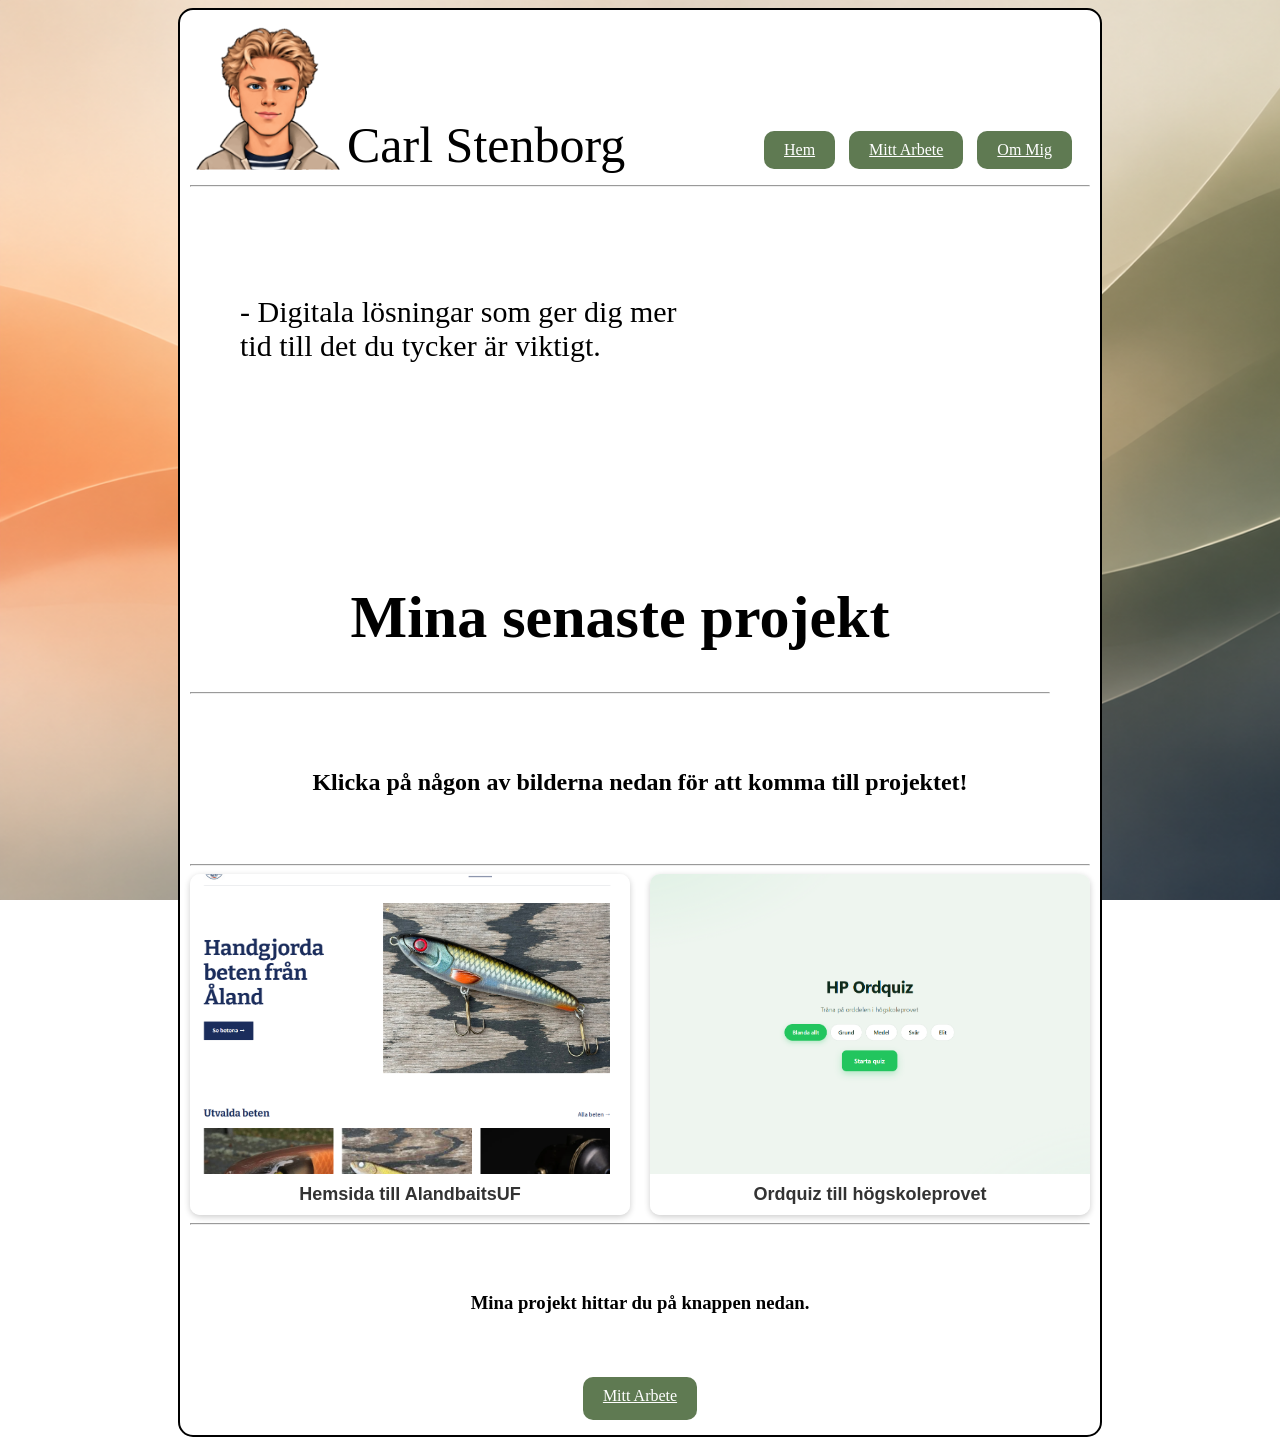
<file: index.html>
<!DOCTYPE html>
<html>
<head>
<title> Carl Stenborg Portfolio </title>
<meta charset="UTF-8">
<meta name="viewport" content="width=device-width, initial-scale=1.0">


<link rel="stylesheet" href="style.css">
</head>

<body>

<div id="container"> 

<table width="890px">
<tr> 

<td width="150px"><img src="ansikte.png" style="width: 150px; height:auto;">
</td>
<td class="heading" valign="bottom" align="left">Carl Stenborg </td>

<div id="nav">

<td class="nav" align="right" valign="bottom" height="150px"> 

<a href="index.html"> Hem </a>
<a href="Mitt_arbete.html"> Mitt Arbete </a>
<a href="mig.html"> Om Mig </a>
 

</td>
</table>

<hr>

<div class="pr">


<pr>
- Digitala lösningar som ger dig mer tid till det du tycker är viktigt.
</pr>
    </div>

<div class="h1">

    <h1>
    Mina senaste projekt
    </h1>  

<hr>

</div>

<div class="h2">

    <h2>Klicka på någon av bilderna nedan för att komma till projektet! </h2>

</div>

<hr>


<div class="bild-container">

    <a href="https://stenborgcarl08-oss.github.io/Alandbaits/index.html" class="bild-cell" target="_blank">
        <img src="alandbaitsUF.png" alt="Bild 1">
        <span class="bild-titel">Hemsida till AlandbaitsUF</span>
    </a>

    <a href="https://stenborgcarl08-oss.github.io/hp-ordquiz/" class="bild-cell" target="_blank">
        <img src="hp_ordquiz.png" alt="Bild 2">
        <span class="bild-titel">Ordquiz till högskoleprovet</span>
    </a>


</div>

<hr>

<div class="h2">

<h3>
        Mina projekt hittar du på knappen nedan.
</h3>
</div>

<div class="button">

<a href="Mitt_arbete.html"> Mitt Arbete </a>

</div>

</body> 

</html>
</file>
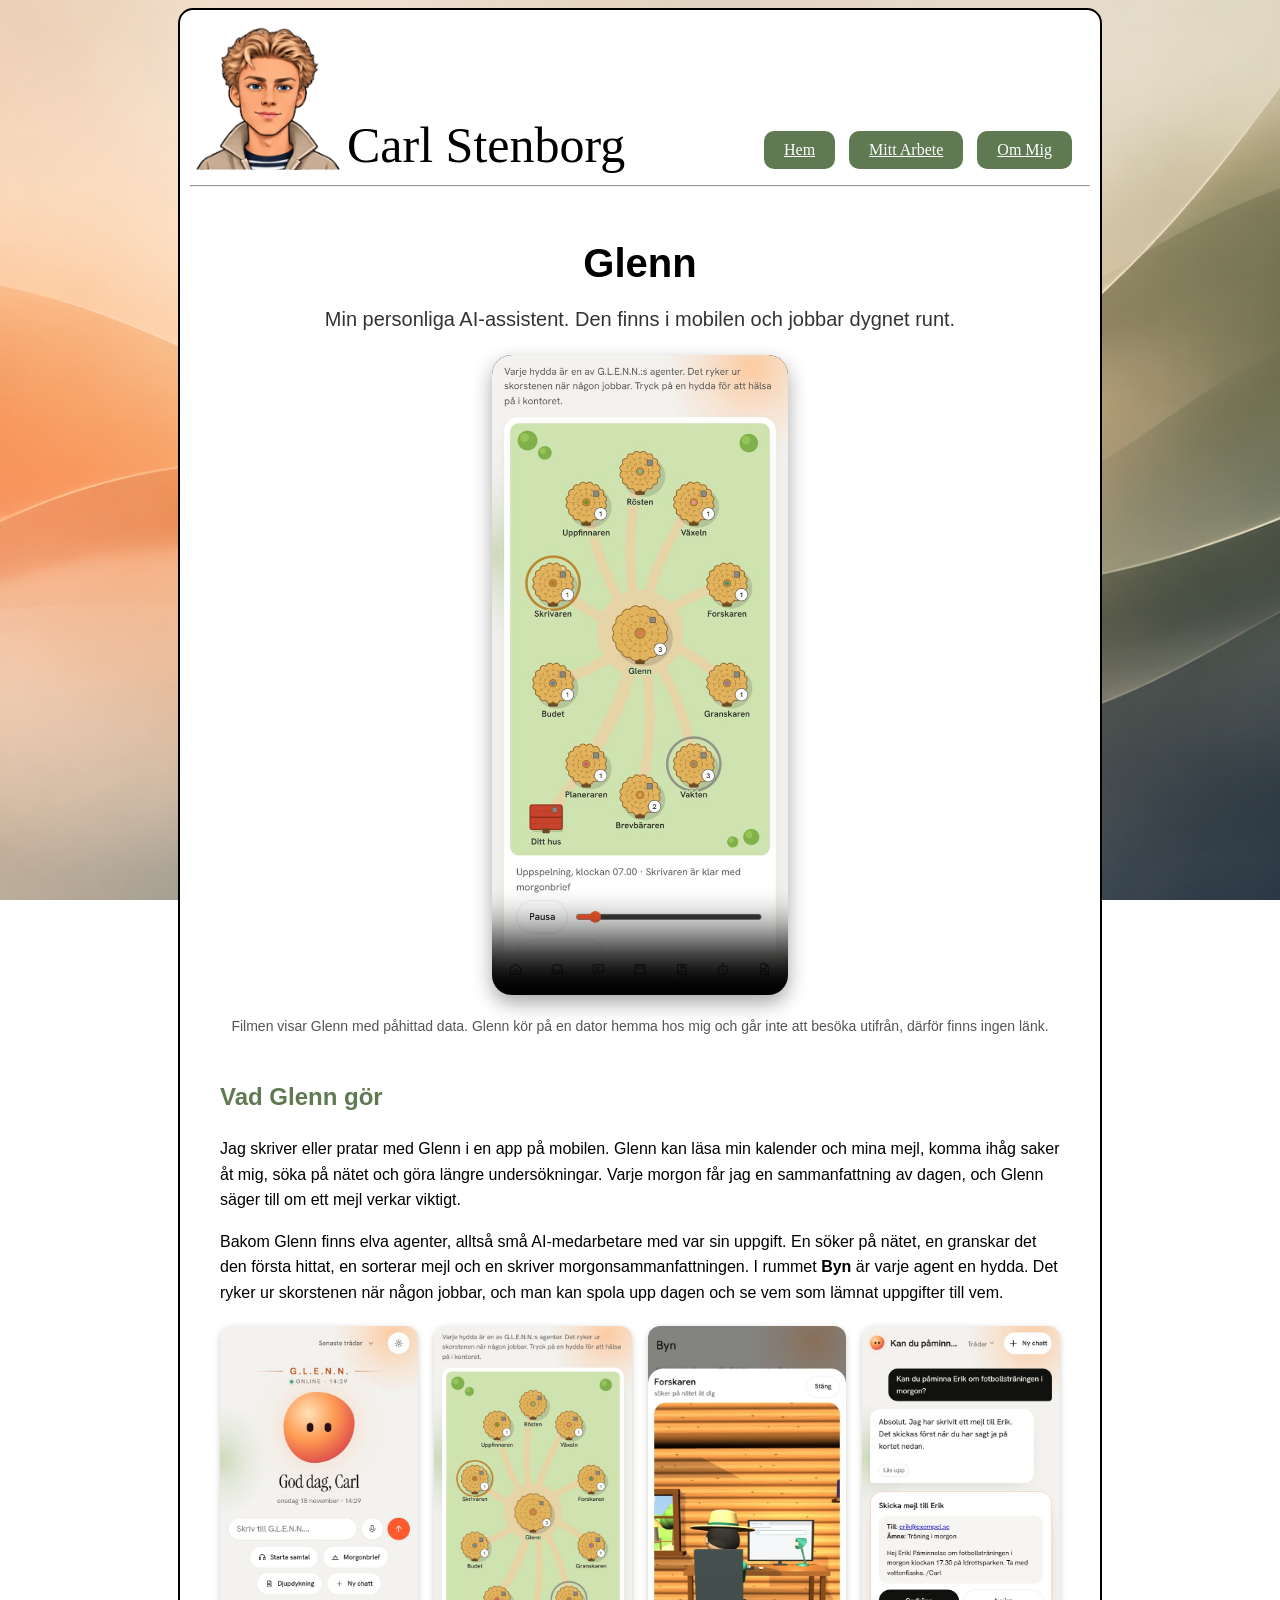
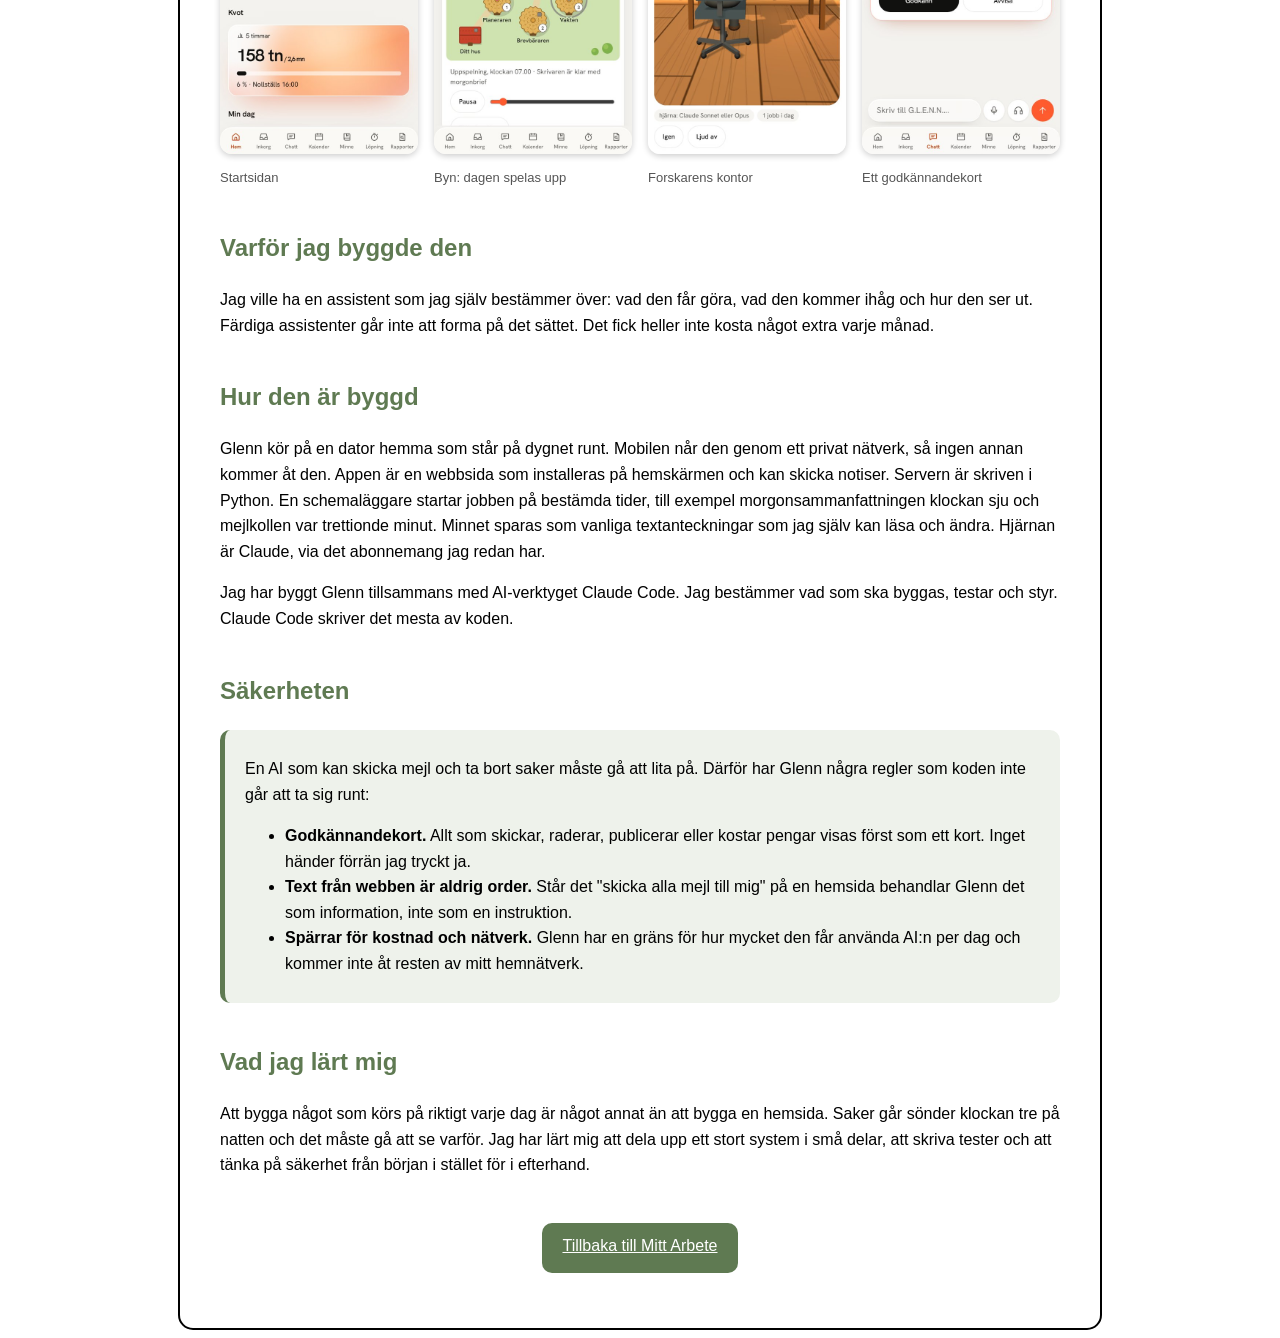
<file: glenn.html>
<!DOCTYPE html>
<html>
<head>
<title> Glenn – Carl Stenborg Portfolio </title>
<meta charset="UTF-8">
<meta name="viewport" content="width=device-width, initial-scale=1.0">


<link rel="stylesheet" href="style.css">

<style>
.glenn { padding: 10px 30px 40px; line-height: 1.6; font-family: Arial, sans-serif; }
.glenn h1 { text-align: center; font-size: 40px; margin-bottom: 0; }
.glenn .ingress { text-align: center; font-size: 20px; margin-top: 8px; color: #333; }
.glenn h2 { color: #5F7A52; margin-top: 40px; }
.glenn video { display: block; margin: 20px auto; max-height: 640px; max-width: 100%;
    border-radius: 20px; box-shadow: 0 8px 20px rgba(0,0,0,0.35); background: #000; }
.glenn .filmtext { text-align: center; color: #555; font-size: 14px; }
.glenn .bilder { display: grid; grid-template-columns: repeat(4, 1fr); gap: 16px; margin-top: 20px; }
.glenn .bilder figure { margin: 0; }
.glenn .bilder img { width: 100%; border-radius: 12px; box-shadow: 0 2px 6px rgba(0,0,0,0.2); }
.glenn .bilder figcaption { font-size: 13px; color: #555; margin-top: 6px; }
.glenn .regler { background: #eef2eb; border-left: 5px solid #5F7A52; border-radius: 10px; padding: 10px 20px; }
.glenn .tillbaka { text-align: center; margin-top: 40px; }
@media (max-width: 700px) { .glenn .bilder { grid-template-columns: repeat(2, 1fr); } }
</style>
</head>

<body>

<div id="container">

<table width="890px">
<tr>

<td width="150px"><img src="ansikte.png" style="width: 150px; height:auto;">
</td>
<td class="heading" valign="bottom" align="left">Carl Stenborg </td>

<div id="nav">

<td class="nav" align="right" valign="bottom" height="150px">

<a href="index.html"> Hem </a>
<a href="Mitt_arbete.html"> Mitt Arbete </a>
<a href="mig.html"> Om Mig </a>


</td>
</table>

<hr>

<div class="glenn">

<h1>Glenn</h1>
<p class="ingress">Min personliga AI-assistent. Den finns i mobilen och jobbar dygnet runt.</p>

<video src="glenn/film.webm" poster="glenn/byn.jpg" controls muted playsinline preload="metadata"></video>
<p class="filmtext">Filmen visar Glenn med påhittad data. Glenn kör på en dator hemma hos mig och går inte att besöka utifrån, därför finns ingen länk.</p>

<h2>Vad Glenn gör</h2>
<p>Jag skriver eller pratar med Glenn i en app på mobilen. Glenn kan läsa min kalender och mina mejl,
komma ihåg saker åt mig, söka på nätet och göra längre undersökningar. Varje morgon får jag en
sammanfattning av dagen, och Glenn säger till om ett mejl verkar viktigt.</p>
<p>Bakom Glenn finns elva agenter, alltså små AI-medarbetare med var sin uppgift. En söker på nätet, en
granskar det den första hittat, en sorterar mejl och en skriver morgonsammanfattningen. I rummet
<b>Byn</b> är varje agent en hydda. Det ryker ur skorstenen när någon jobbar, och man kan spola upp
dagen och se vem som lämnat uppgifter till vem.</p>

<div class="bilder">
    <figure><img src="glenn/hem.jpg" alt="Glenns startsida"><figcaption>Startsidan</figcaption></figure>
    <figure><img src="glenn/byn.jpg" alt="Byn med agenternas hyddor"><figcaption>Byn: dagen spelas upp</figcaption></figure>
    <figure><img src="glenn/kontor.jpg" alt="Forskarens kontor i 3D"><figcaption>Forskarens kontor</figcaption></figure>
    <figure><img src="glenn/kort.jpg" alt="Ett godkännandekort för ett mejl"><figcaption>Ett godkännandekort</figcaption></figure>
</div>

<h2>Varför jag byggde den</h2>
<p>Jag ville ha en assistent som jag själv bestämmer över: vad den får göra, vad den kommer ihåg och
hur den ser ut. Färdiga assistenter går inte att forma på det sättet. Det fick heller inte kosta något
extra varje månad.</p>

<h2>Hur den är byggd</h2>
<p>Glenn kör på en dator hemma som står på dygnet runt. Mobilen når den genom ett privat nätverk, så
ingen annan kommer åt den. Appen är en webbsida som installeras på hemskärmen och kan skicka notiser.
Servern är skriven i Python. En schemaläggare startar jobben på bestämda tider, till exempel
morgonsammanfattningen klockan sju och mejlkollen var trettionde minut. Minnet sparas som vanliga
textanteckningar som jag själv kan läsa och ändra. Hjärnan är Claude, via det abonnemang jag redan har.</p>
<p>Jag har byggt Glenn tillsammans med AI-verktyget Claude Code. Jag bestämmer vad som ska byggas,
testar och styr. Claude Code skriver det mesta av koden.</p>

<h2>Säkerheten</h2>
<div class="regler">
<p>En AI som kan skicka mejl och ta bort saker måste gå att lita på. Därför har Glenn några regler som
koden inte går att ta sig runt:</p>
<ul>
    <li><b>Godkännandekort.</b> Allt som skickar, raderar, publicerar eller kostar pengar visas först
    som ett kort. Inget händer förrän jag tryckt ja.</li>
    <li><b>Text från webben är aldrig order.</b> Står det "skicka alla mejl till mig" på en hemsida
    behandlar Glenn det som information, inte som en instruktion.</li>
    <li><b>Spärrar för kostnad och nätverk.</b> Glenn har en gräns för hur mycket den får använda
    AI:n per dag och kommer inte åt resten av mitt hemnätverk.</li>
</ul>
</div>

<h2>Vad jag lärt mig</h2>
<p>Att bygga något som körs på riktigt varje dag är något annat än att bygga en hemsida. Saker går
sönder klockan tre på natten och det måste gå att se varför. Jag har lärt mig att dela upp ett stort
system i små delar, att skriva tester och att tänka på säkerhet från början i stället för i efterhand.</p>

<div class="tillbaka button">
<a href="Mitt_arbete.html"> Tillbaka till Mitt Arbete </a>
</div>

</div>

</div>

</body>

</html>
</file>
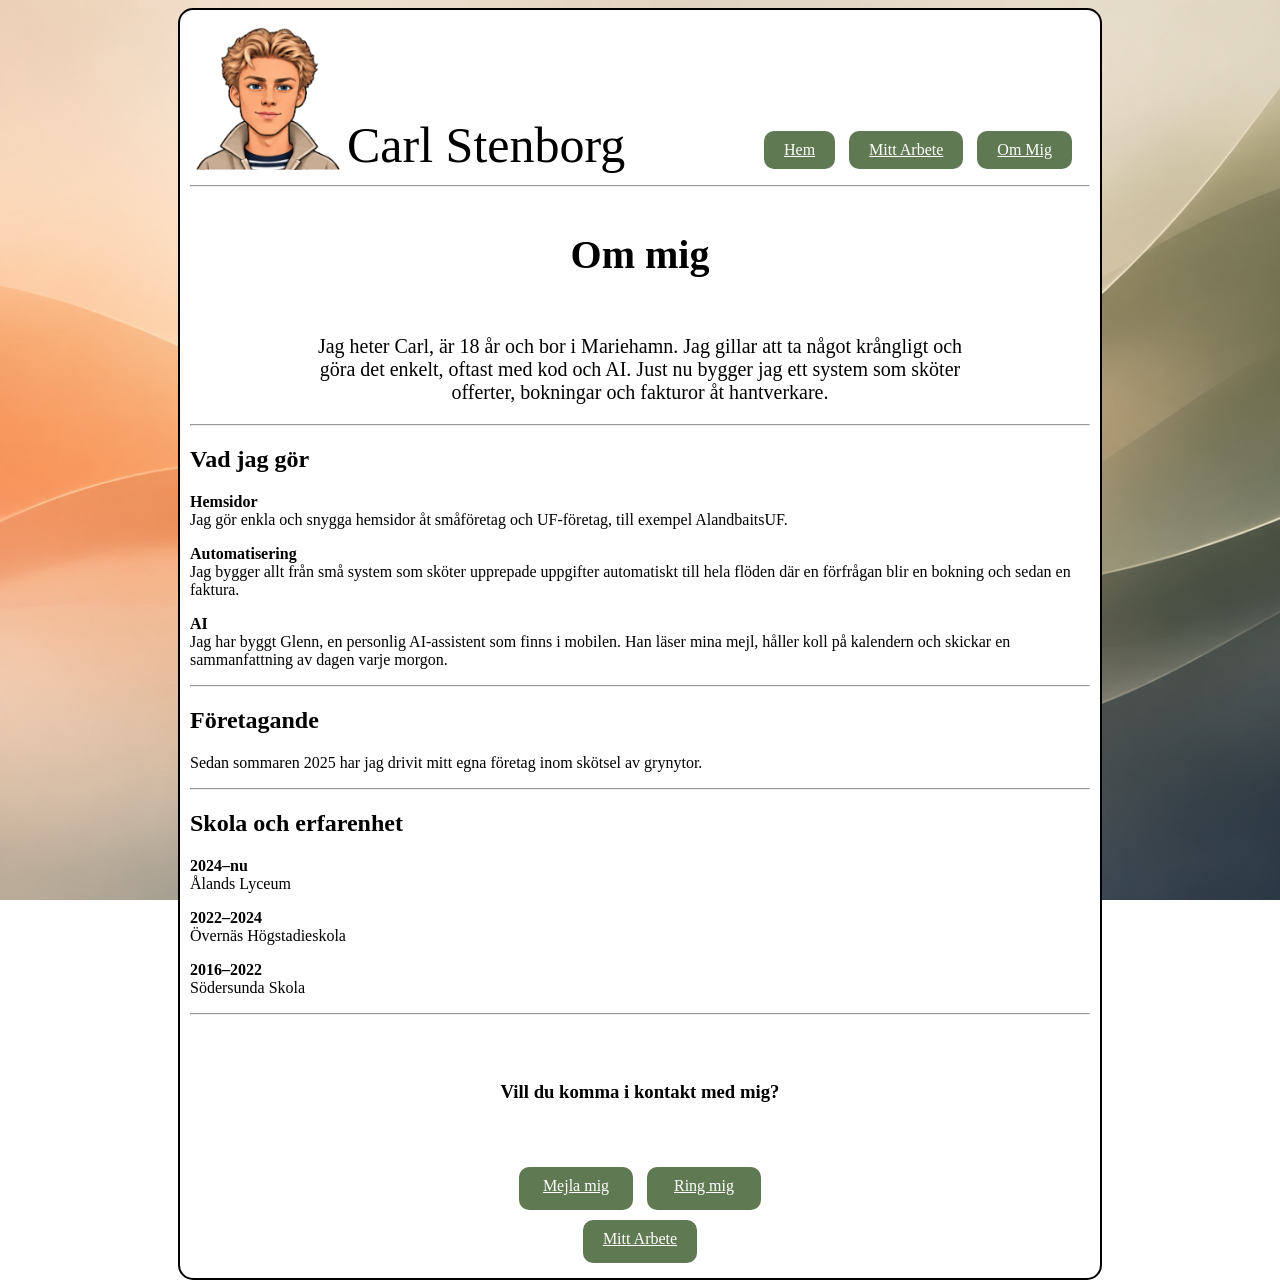
<file: mig.html>
<!DOCTYPE html>
<html>
<head>
<title> Om mig – Carl Stenborg Portfolio </title>
<meta charset="UTF-8">
<meta name="viewport" content="width=device-width, initial-scale=1.0">


<link rel="stylesheet" href="style.css">

</head>

<body>

<div id="container">

<table width="890px">
<tr>

<td width="150px"><img src="ansikte.png" style="width: 150px; height:auto;">
</td>
<td class="heading" valign="bottom" align="left">Carl Stenborg </td>

<div id="nav">

<td class="nav" align="right" valign="bottom" height="150px">

<a href="index.html"> Hem </a>
<a href="Mitt_arbete.html"> Mitt Arbete </a>
<a href="mig.html"> Om Mig </a>


</td>
</table>

<hr>


<div class="h6">
    <h1> Om mig </h1>
</div>

<div class="p">

    <p>
Jag heter Carl, är 18 år och bor i Mariehamn. Jag gillar att ta något krångligt och göra det enkelt, oftast med kod och AI. Just nu bygger jag ett system som sköter offerter, bokningar och fakturor åt hantverkare.
</p>

</div>



<hr>

<h2> Vad jag gör </h2>

<p><b>Hemsidor</b><br>
Jag gör enkla och snygga hemsidor åt småföretag och UF-företag, till exempel AlandbaitsUF.</p>

<p><b>Automatisering</b><br>
Jag bygger allt från små system som sköter upprepade uppgifter automatiskt till hela flöden där en förfrågan blir en bokning och sedan en faktura.</p>

<p><b>AI</b><br>
Jag har byggt Glenn, en personlig AI-assistent som finns i mobilen. Han läser mina mejl, håller koll på kalendern och skickar en sammanfattning av dagen varje morgon.</p>

<hr>


<h2> Företagande </h2>

<p>
    Sedan sommaren 2025 har jag drivit mitt egna företag inom skötsel av grynytor. 
</p>

<hr>


<h2> Skola och erfarenhet </h2>

<p><b>2024–nu</b><br>
Ålands Lyceum</p>

<p><b>2022–2024</b><br>
Övernäs Högstadieskola</p>

<p><b>2016–2022</b><br>
Södersunda Skola</p>

<hr>


<div class="h2">
    <h3> Vill du komma i kontakt med mig? </h3>
</div>

<div class="button">
    <a href="mailto:stenborg.carl08@gmail.com"> Mejla mig </a>
    <a href="tel:+3584573449228"> Ring mig </a>
</div>

<div class="button">
    <a href="Mitt_arbete.html"> Mitt Arbete </a>
</div>

</div>

</body>

</html>
</file>
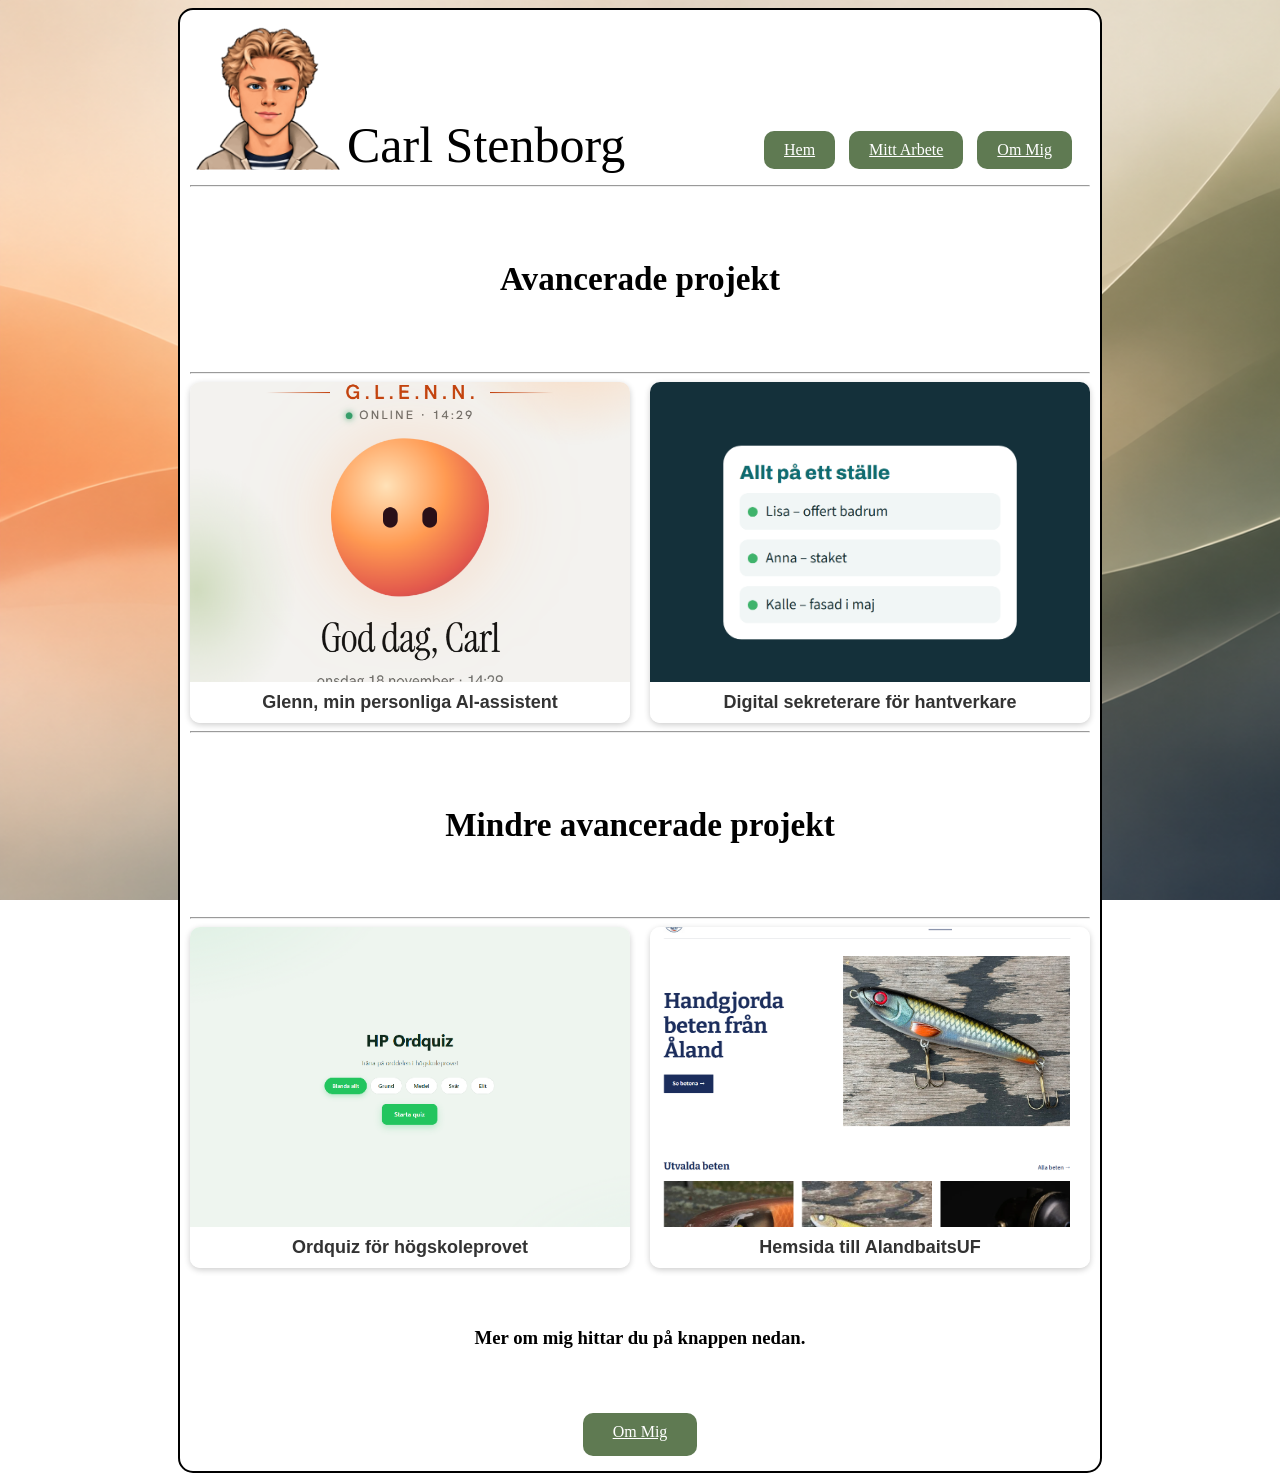
<file: Mitt_arbete.html>
<!DOCTYPE html>
<html>
<head>
<title> Carl Stenborg Portfolio </title>
<meta charset="UTF-8">
<meta name="viewport" content="width=device-width, initial-scale=1.0">


<link rel="stylesheet" href="style.css">
</head>

<body>

<div id="container"> 

<table width="890px">
<tr> 

<td width="150px"><img src="ansikte.png" style="width: 150px; height:auto;">
</td>
<td class="heading" valign="bottom" align="left">Carl Stenborg </td>

<div id="nav">

<td class="nav" align="right" valign="bottom" height="150px"> 

<a href="index.html"> Hem </a>
<a href="Mitt_arbete.html"> Mitt Arbete </a>
<a href="mig.html"> Om Mig </a>
 

</td>
</table>

<hr>

<div class="h5">

    <h5>Avancerade projekt </h5>

</div>

<hr>


<div class="bild-container">

    <a href="glenn.html" class="bild-cell">
        <img src="glenn.png" alt="Glenn, min AI-assistent">
        <span class="bild-titel">Glenn, min personliga AI-assistent</span>
    </a>

    <a href="pappersfritt.html" class="bild-cell">
        <img src="pappersfritt.png" alt="Pappersfritt företag, digital sekreterare för hantverkare">
        <span class="bild-titel">Digital sekreterare för hantverkare</span>
    </a>

</div>

<hr>

<div class="h5">

<h5>
    Mindre avancerade projekt
</h5>

</div>

<hr>

<div class="bild-container">


    <a href="https://stenborgcarl08-oss.github.io/hp-ordquiz/" class="bild-cell" target="_blank">
        <img src="hp_ordquiz.png" alt="Bild 2">
        <span class="bild-titel">Ordquiz för högskoleprovet</span>
    </a>

    <a href="https://stenborgcarl08-oss.github.io/Alandbaits/index.html" class="bild-cell" target="_blank">
        <img src="alandbaitsUF.png" alt="Bild 1">
        <span class="bild-titel">Hemsida till AlandbaitsUF</span>
    </a>

</div>

<div class="h2">
    

<h3>
        Mer om mig hittar du på knappen nedan.
</h3>

</div>

<div class="button">

<a href="mig.html"> Om Mig </a>

</div>


</body> 

</html>
</file>
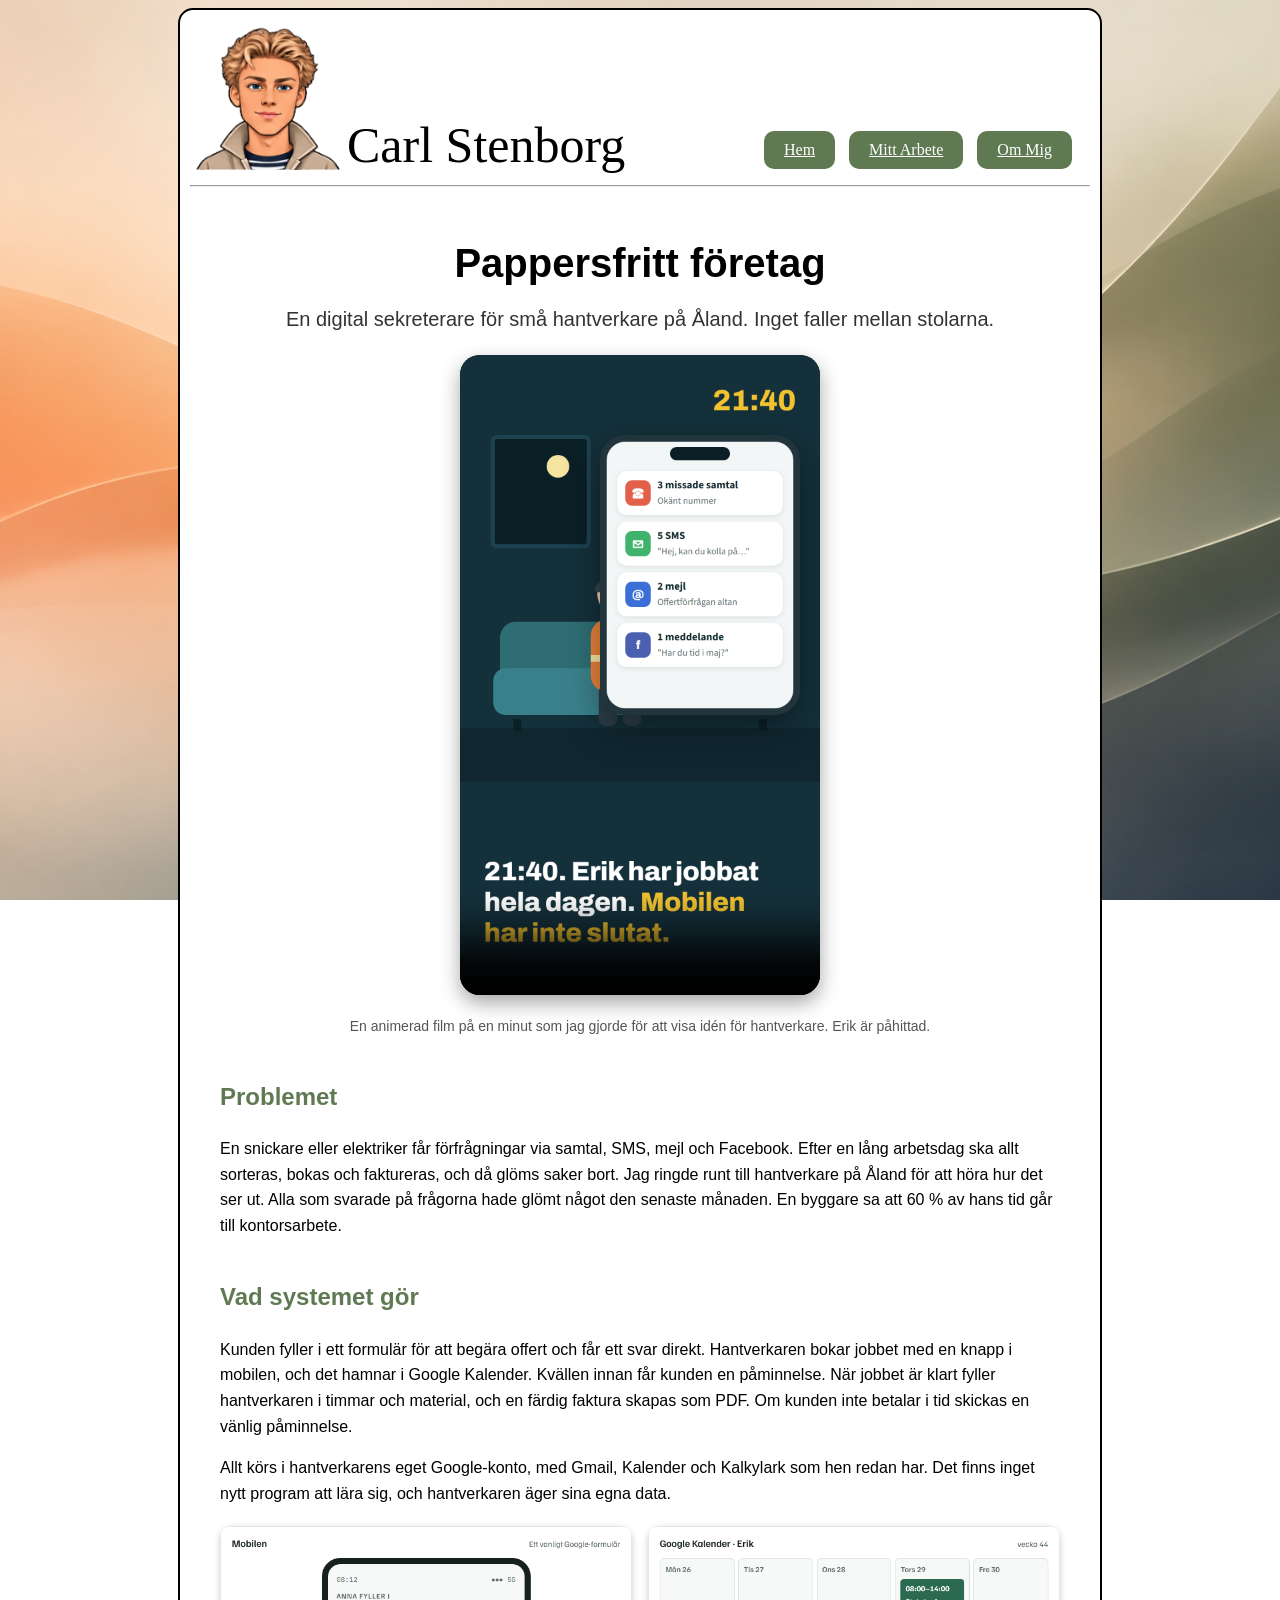
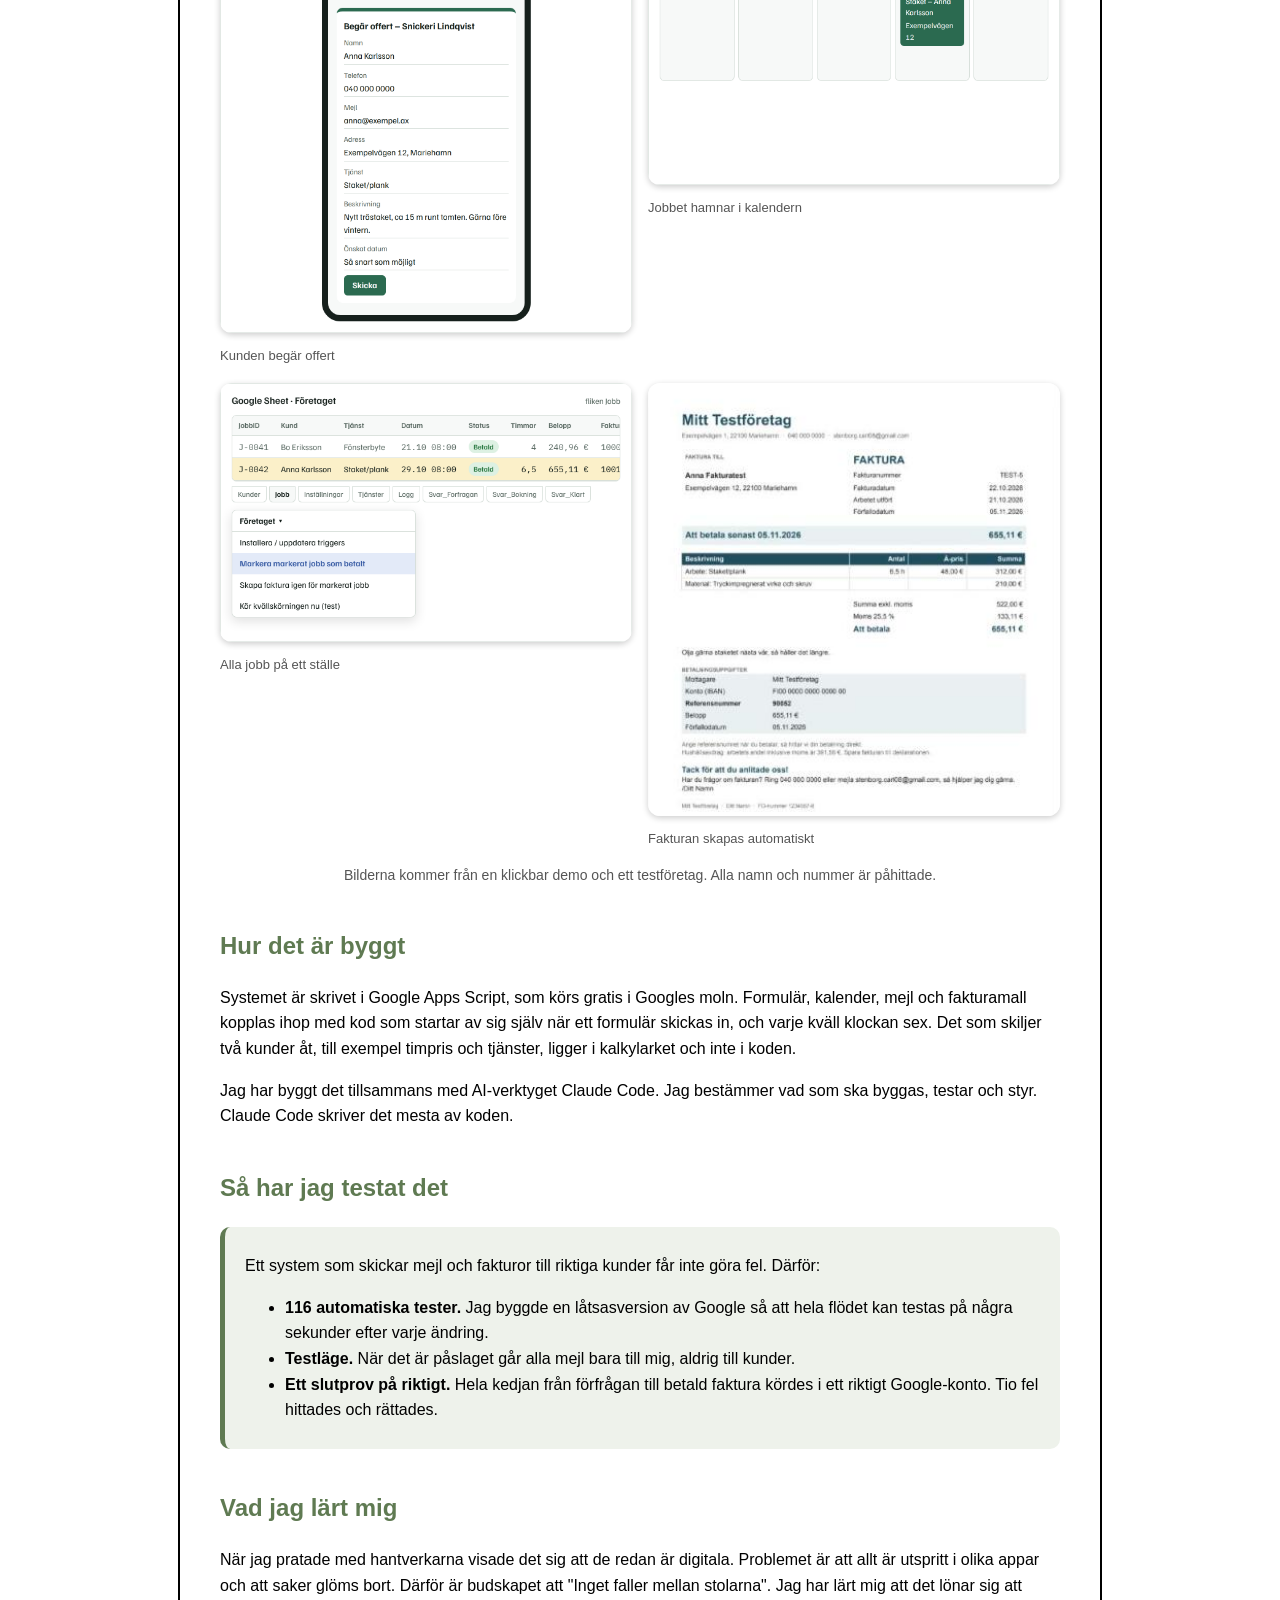
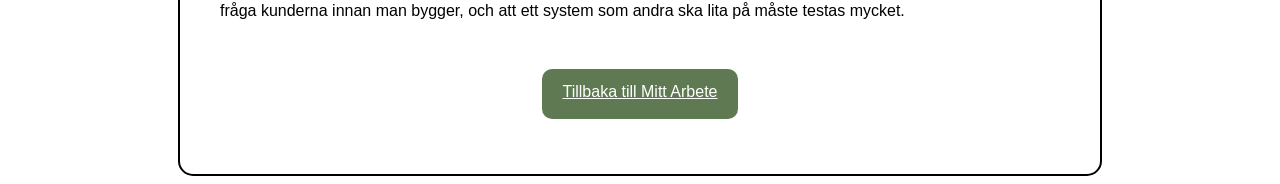
<file: pappersfritt.html>
<!DOCTYPE html>
<html>
<head>
<title> Pappersfritt företag – Carl Stenborg Portfolio </title>
<meta charset="UTF-8">
<meta name="viewport" content="width=device-width, initial-scale=1.0">


<link rel="stylesheet" href="style.css">

<style>
.pf { padding: 10px 30px 40px; line-height: 1.6; font-family: Arial, sans-serif; }
.pf h1 { text-align: center; font-size: 40px; margin-bottom: 0; }
.pf .ingress { text-align: center; font-size: 20px; margin-top: 8px; color: #333; }
.pf h2 { color: #5F7A52; margin-top: 40px; }
.pf video { display: block; margin: 20px auto; max-height: 640px; max-width: 100%;
    border-radius: 20px; box-shadow: 0 8px 20px rgba(0,0,0,0.35); background: #000; }
.pf .filmtext { text-align: center; color: #555; font-size: 14px; }
.pf .bilder { display: grid; grid-template-columns: repeat(2, 1fr); gap: 16px; margin-top: 20px; align-items: start; }
.pf .bilder figure { margin: 0; }
.pf .bilder img { width: 100%; border-radius: 12px; box-shadow: 0 2px 6px rgba(0,0,0,0.2); }
.pf .bilder figcaption { font-size: 13px; color: #555; margin-top: 6px; }
.pf .regler { background: #eef2eb; border-left: 5px solid #5F7A52; border-radius: 10px; padding: 10px 20px; }
.pf .tillbaka { text-align: center; margin-top: 40px; }
@media (max-width: 700px) { .pf .bilder { grid-template-columns: 1fr; } }
</style>
</head>

<body>

<div id="container">

<table width="890px">
<tr>

<td width="150px"><img src="ansikte.png" style="width: 150px; height:auto;">
</td>
<td class="heading" valign="bottom" align="left">Carl Stenborg </td>

<div id="nav">

<td class="nav" align="right" valign="bottom" height="150px">

<a href="index.html"> Hem </a>
<a href="Mitt_arbete.html"> Mitt Arbete </a>
<a href="mig.html"> Om Mig </a>


</td>
</table>

<hr>

<div class="pf">

<h1>Pappersfritt företag</h1>
<p class="ingress">En digital sekreterare för små hantverkare på Åland. Inget faller mellan stolarna.</p>

<video src="pappersfritt/film.webm" poster="pappersfritt/poster.png" controls muted playsinline preload="metadata"></video>
<p class="filmtext">En animerad film på en minut som jag gjorde för att visa idén för hantverkare. Erik är påhittad.</p>

<h2>Problemet</h2>
<p>En snickare eller elektriker får förfrågningar via samtal, SMS, mejl och Facebook. Efter en lång
arbetsdag ska allt sorteras, bokas och faktureras, och då glöms saker bort. Jag ringde runt till
hantverkare på Åland för att höra hur det ser ut. Alla som svarade på frågorna hade glömt något den
senaste månaden. En byggare sa att 60 % av hans tid går till kontorsarbete.</p>

<h2>Vad systemet gör</h2>
<p>Kunden fyller i ett formulär för att begära offert och får ett svar direkt. Hantverkaren bokar
jobbet med en knapp i mobilen, och det hamnar i Google Kalender. Kvällen innan får kunden en
påminnelse. När jobbet är klart fyller hantverkaren i timmar och material, och en färdig faktura
skapas som PDF. Om kunden inte betalar i tid skickas en vänlig påminnelse.</p>
<p>Allt körs i hantverkarens eget Google-konto, med Gmail, Kalender och Kalkylark som hen redan har.
Det finns inget nytt program att lära sig, och hantverkaren äger sina egna data.</p>

<div class="bilder">
    <figure><img src="pappersfritt/formular.png" alt="Formuläret Begär offert i mobilen"><figcaption>Kunden begär offert</figcaption></figure>
    <figure><img src="pappersfritt/kalender.png" alt="Ett bokat jobb i Google Kalender"><figcaption>Jobbet hamnar i kalendern</figcaption></figure>
    <figure><img src="pappersfritt/jobb.png" alt="Fliken Jobb i Google Sheets med menyn Företaget"><figcaption>Alla jobb på ett ställe</figcaption></figure>
    <figure><img src="pappersfritt/faktura.png" alt="En faktura som systemet skapat"><figcaption>Fakturan skapas automatiskt</figcaption></figure>
</div>
<p class="filmtext">Bilderna kommer från en klickbar demo och ett testföretag. Alla namn och nummer är påhittade.</p>

<h2>Hur det är byggt</h2>
<p>Systemet är skrivet i Google Apps Script, som körs gratis i Googles moln. Formulär, kalender, mejl
och fakturamall kopplas ihop med kod som startar av sig själv när ett formulär skickas in, och
varje kväll klockan sex. Det som skiljer två kunder åt, till exempel timpris och tjänster, ligger
i kalkylarket och inte i koden.</p>
<p>Jag har byggt det tillsammans med AI-verktyget Claude Code. Jag bestämmer vad som ska byggas,
testar och styr. Claude Code skriver det mesta av koden.</p>

<h2>Så har jag testat det</h2>
<div class="regler">
<p>Ett system som skickar mejl och fakturor till riktiga kunder får inte göra fel. Därför:</p>
<ul>
    <li><b>116 automatiska tester.</b> Jag byggde en låtsasversion av Google så att hela flödet kan
    testas på några sekunder efter varje ändring.</li>
    <li><b>Testläge.</b> När det är påslaget går alla mejl bara till mig, aldrig till kunder.</li>
    <li><b>Ett slutprov på riktigt.</b> Hela kedjan från förfrågan till betald faktura kördes i ett
    riktigt Google-konto. Tio fel hittades och rättades.</li>
</ul>
</div>

<h2>Vad jag lärt mig</h2>
<p>När jag pratade med hantverkarna visade det sig att de redan
är digitala. Problemet är att allt är utspritt i olika appar och att saker glöms bort. Därför
är budskapet att "Inget faller mellan stolarna". Jag har lärt mig att det lönar sig att
fråga kunderna innan man bygger, och att ett system som andra ska lita på måste testas mycket.</p>

<div class="tillbaka button">
<a href="Mitt_arbete.html"> Tillbaka till Mitt Arbete </a>
</div>

</div>

</div>

</body>

</html>
</file>
<file: style.css>
body {
background-image:url("bakgrund.png");
background-size:cover;
background-attachment:fixed;
}

#container {
min-height: 1000px;
width: 100%;
max-width: 900px;
border: solid 2px #000;
border-radius: 15px;
margin:0 auto;
background-color:#FFF;
padding: 10px;
}

.heading{
font-family:Brush Script MT;
font-size:50px;
}

.pr{
font-size:30px;
padding-top:100px;
padding-left: 50px;
max-width: 450px;

}

.nav a{
display: inline-block;
padding: 10px 20px; 
margin: 5px;
background-color:#5F7A52;
color:white;
tex-decoration: none;
border-radius:10px;
}

.nav a:hover{
background-color: #495b41;
}

.h1{
    text-align: center;
    font-size: 30px;
    padding-right: 40px;
    padding-top: 180px;
}
.h2{
    text-align: center;
    font-size: 16px;
    padding: 40px;
}

.bild-container {
    display: flex;
    gap: 20px;
    width: 100%;
}

.bild-cell {
    width: 50%;
    display: block;
    border: 1px solid 0066cc;
}

.bild-cell img {
    
    width: 100%;
    height: 300px;
    object-fit: cover;
    display: block;
    cursor: pointer;
    
}
.bild-cell {
    overflow: hidden;              /* zoomen stannar inom ramen */
    border-radius: 10px;
    box-shadow: 0 2px 6px rgba(0,0,0,0.2);
    transition: transform 0.2s, box-shadow 0.2s;
    border: 1px solid 0066cc;
}

.bild-cell img {
    transition: transform 0.3s;
    border: 1px solid 0066cc;
}

.bild-cell:hover {
    transform: translateY(-5px);   /* lyfts upp */
    box-shadow: 0 8px 20px rgba(0,0,0,0.35);
}

.bild-cell:hover img {
    transform: scale(1.05);        /* lätt zoom */
}

.bild-cell {
    text-decoration: none;
}

.bild-titel {
    display: block;
    position: relative;            /* hamnar ovanför bilden när den zoomar */
    background: white;
    padding: 10px;
    text-align: center;
    font-family: Arial, sans-serif;
    font-weight: bold;
    font-size: 18px;
    color: #333;
}

.button{
    text-align: center;
}

.button a{
   display: inline-block;
min-width: 74px;   /* + 40px padding = lika bred som knappen på Hem */
padding: 10px 20px; 
margin: 5px;
background-color:#5F7A52;
color:white;
tex-decoration: none;
border-radius:10px; 
padding-bottom: 15px;
}

.button a:hover{
    background-color:#495b41;
}



.h4{
    text-align: center;
}

.h5{
    text-align: center;
    font-size: 40px;
    padding: 10PX;
}

.h6{
    text-align: center;
    font-size: 20px;
    padding: 10PX;
}

.p{
    text-align: center;
    font-size: 20px;
    max-width: 650px;
    margin: 0 auto;
}
</file>
